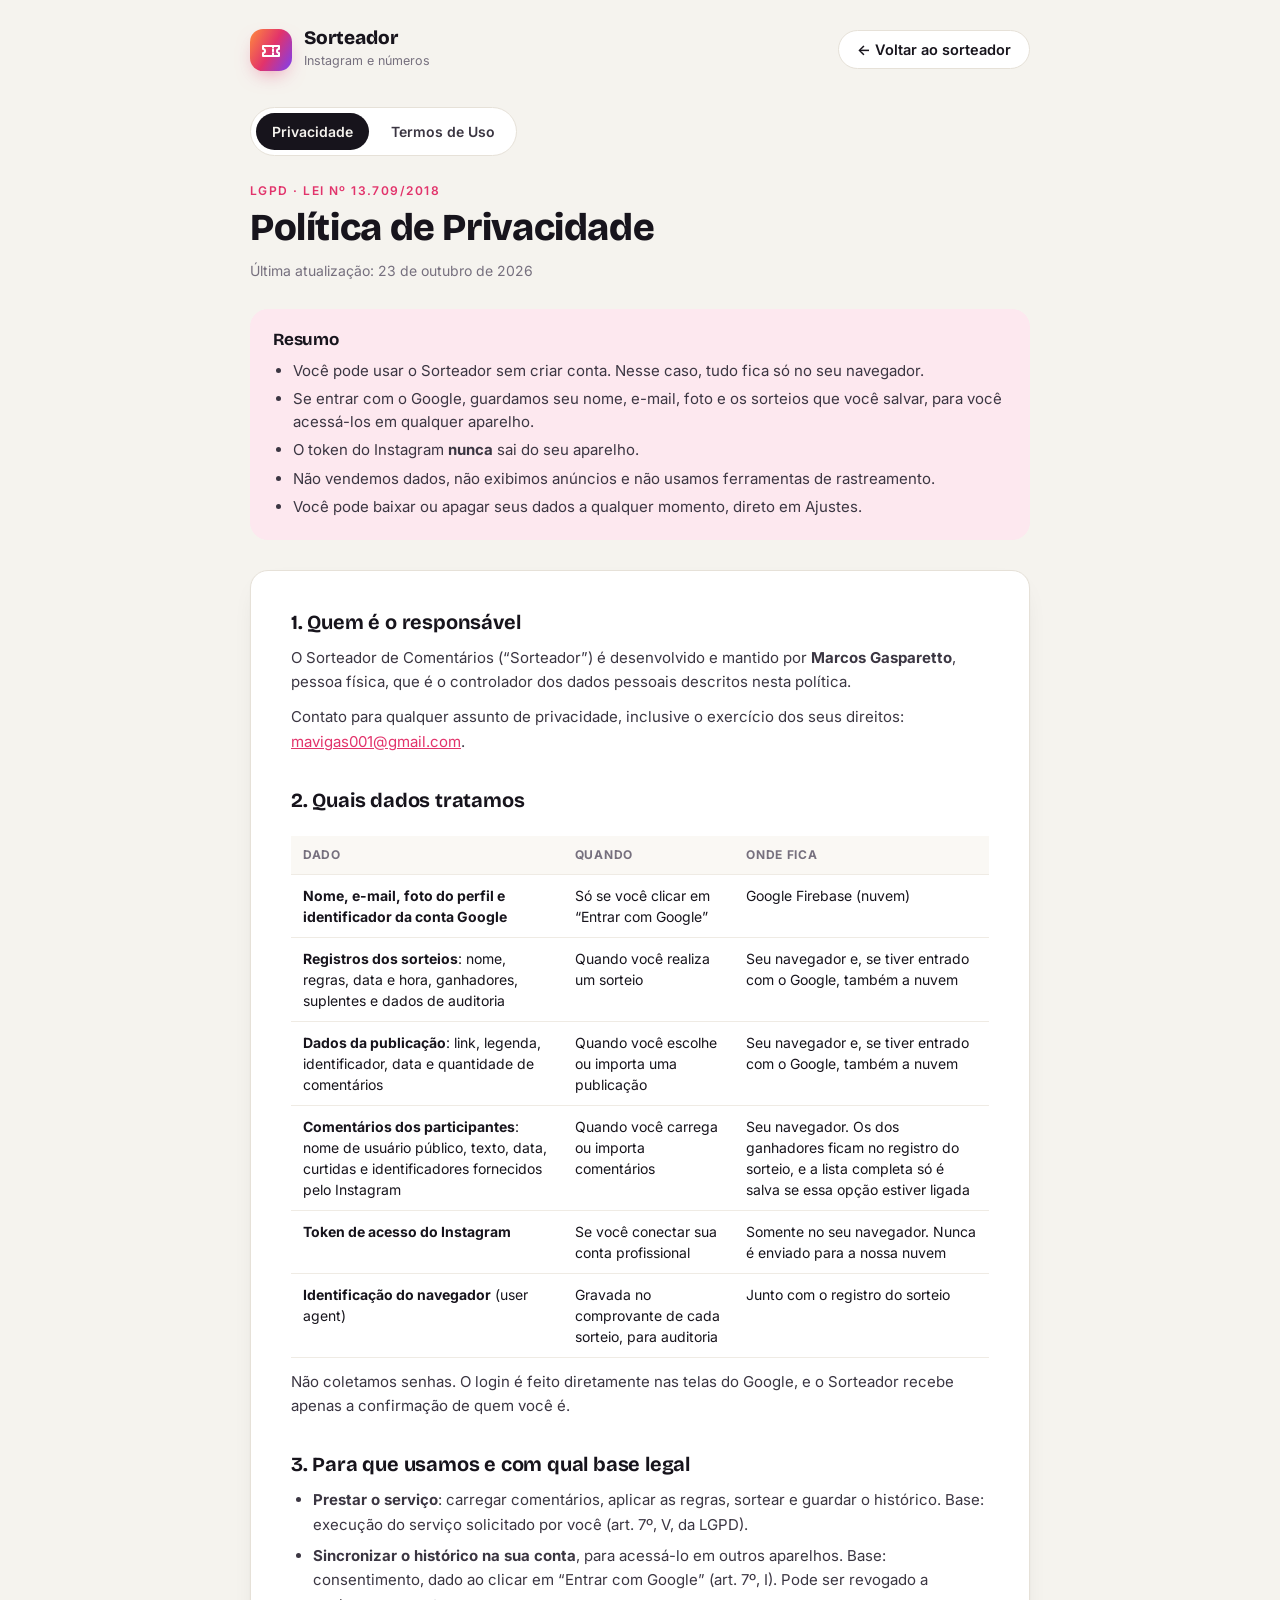
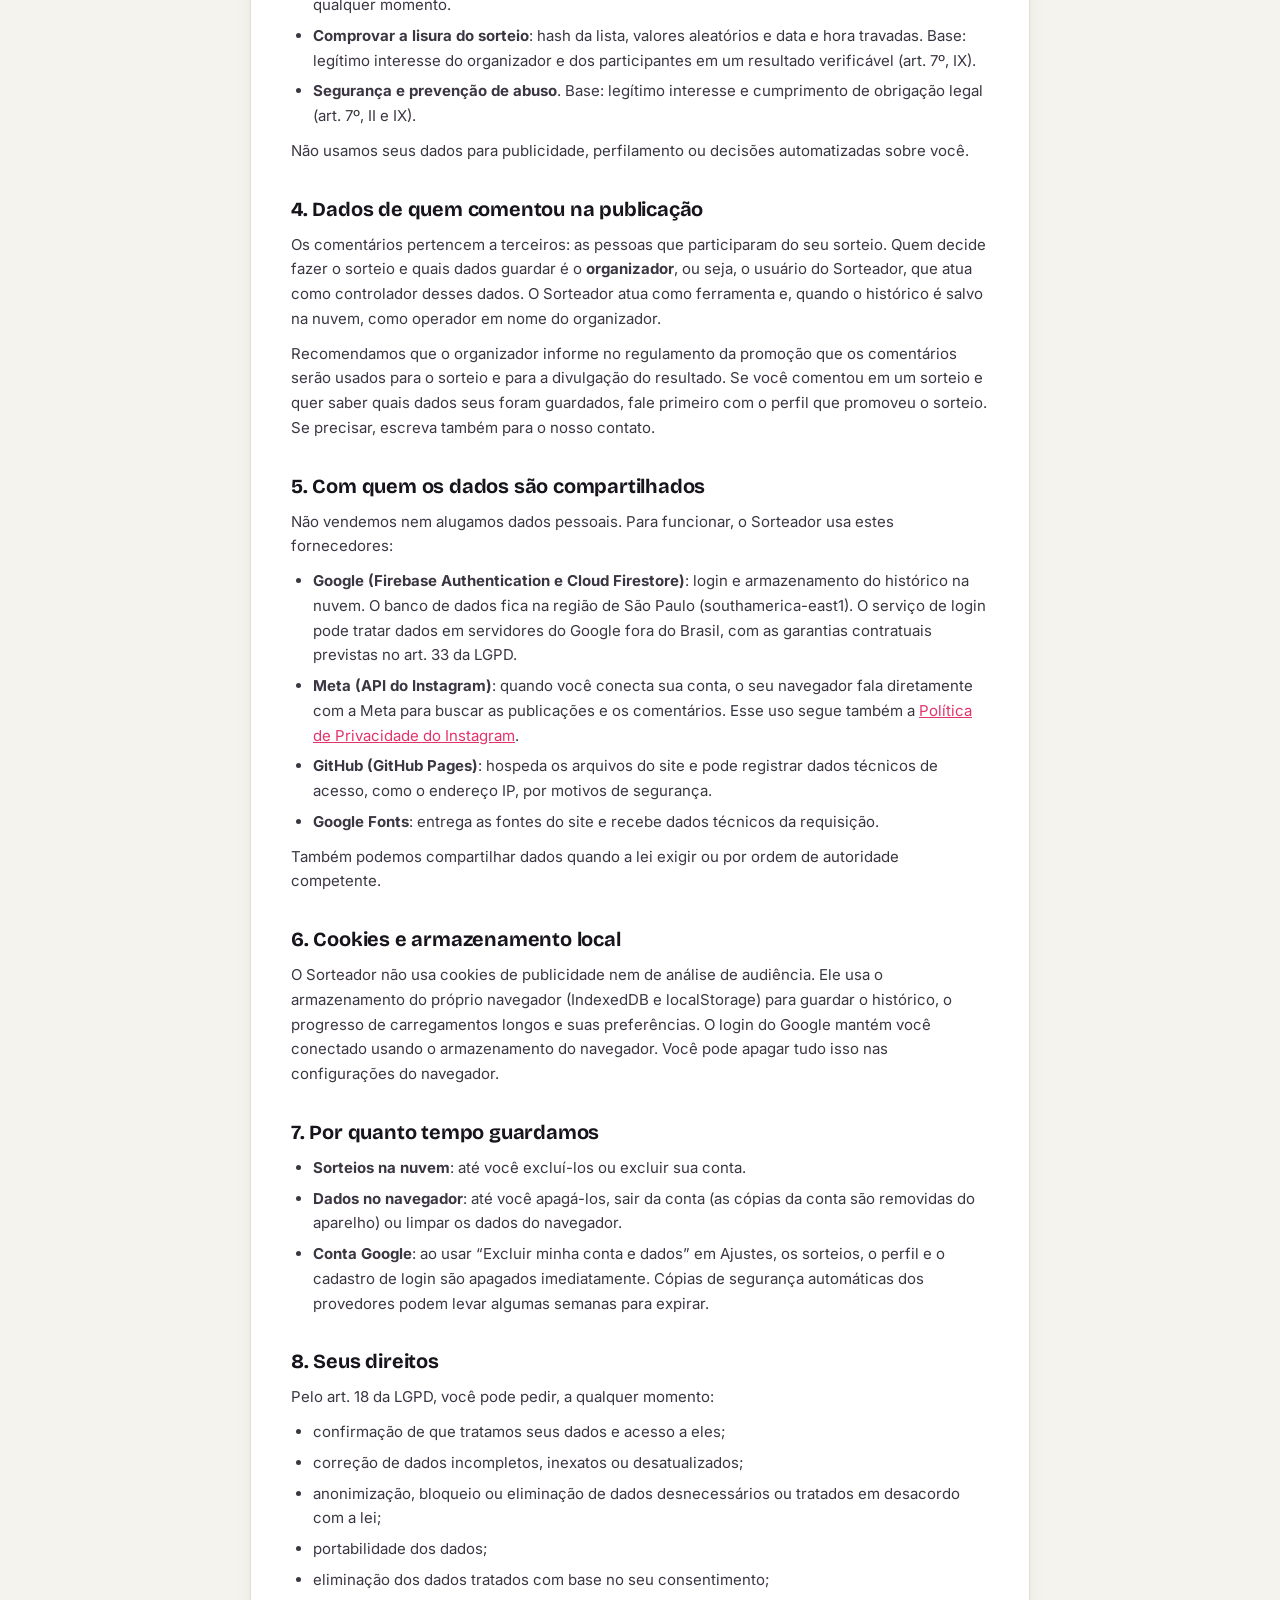
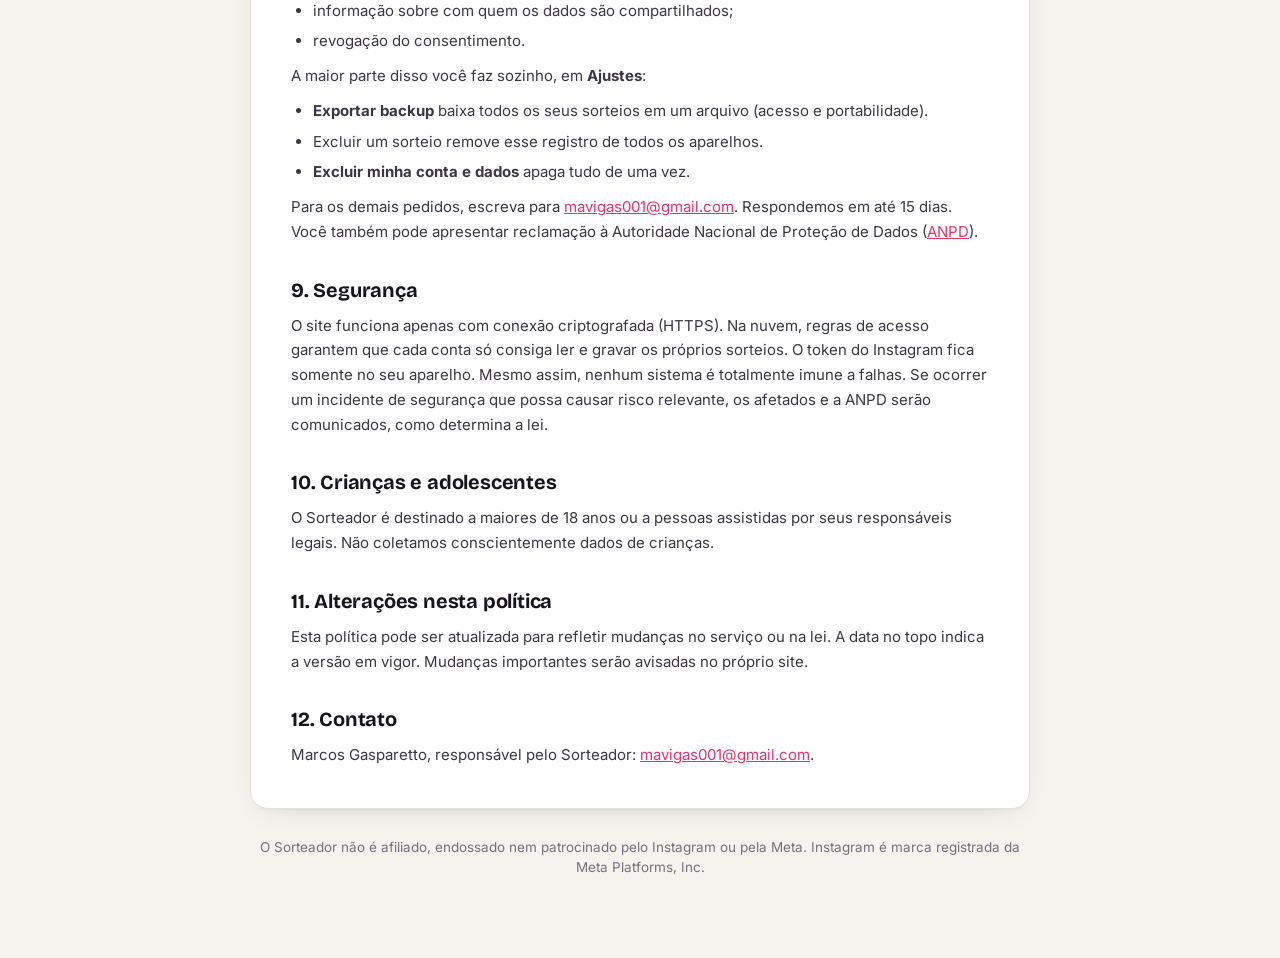
<file: privacidade.html>
<!doctype html>
<html lang="pt-BR">
<head>
  <meta charset="utf-8">
  <meta name="viewport" content="width=device-width, initial-scale=1">
  <title>Política de Privacidade · Sorteador</title>
  <meta name="description" content="Como o Sorteador de Comentários trata os seus dados, conforme a LGPD.">
  <link rel="preconnect" href="https://fonts.googleapis.com">
  <link rel="preconnect" href="https://fonts.gstatic.com" crossorigin>
  <link href="https://fonts.googleapis.com/css2?family=Bricolage+Grotesque:opsz,wght@12..96,500;12..96,700;12..96,800&family=Inter:wght@400;500;600;700&display=swap" rel="stylesheet">
  <link rel="stylesheet" href="css/styles.css">
  <link rel="stylesheet" href="css/legal.css">
  <link rel="icon" href="data:image/svg+xml,%3Csvg xmlns='http://www.w3.org/2000/svg' viewBox='0 0 32 32'%3E%3Cdefs%3E%3ClinearGradient id='g' x1='0' y1='0' x2='1' y2='1'%3E%3Cstop offset='0' stop-color='%23FF8A3D'/%3E%3Cstop offset='.5' stop-color='%23E2336B'/%3E%3Cstop offset='1' stop-color='%237B3FF2'/%3E%3C/linearGradient%3E%3C/defs%3E%3Crect width='32' height='32' rx='9' fill='url(%23g)'/%3E%3Cpath d='M9 12h14v3a2 2 0 0 0 0 4v3H9v-3a2 2 0 0 0 0-4z' fill='none' stroke='white' stroke-width='2' stroke-linejoin='round'/%3E%3C/svg%3E">
</head>
<body>
<div class="legal">
  <header class="legal-top">
    <a class="brand" href="./">
      <span class="brand-mark" aria-hidden="true"><svg viewBox="0 0 24 24"><path d="M4 8h16v3a2 2 0 0 0 0 4v3H4v-3a2 2 0 0 0 0-4z"/><path d="M14 8v10" stroke-dasharray="1.6 2"/></svg></span>
      <span class="brand-text"><strong>Sorteador</strong><small>Instagram e números</small></span>
    </a>
    <a class="btn" href="./">← Voltar ao sorteador</a>
  </header>

  <nav class="legal-tabs" aria-label="Documentos">
    <a href="privacidade.html" aria-current="page">Privacidade</a>
    <a href="termos.html">Termos de Uso</a>
  </nav>

  <div class="legal-head">
    <p class="eyebrow">LGPD · Lei nº 13.709/2018</p>
    <h1>Política de Privacidade</h1>
    <p class="updated">Última atualização: 23 de outubro de 2026</p>
  </div>

  <section class="summary">
    <h2>Resumo</h2>
    <ul>
      <li>Você pode usar o Sorteador sem criar conta. Nesse caso, tudo fica só no seu navegador.</li>
      <li>Se entrar com o Google, guardamos seu nome, e-mail, foto e os sorteios que você salvar, para você acessá-los em qualquer aparelho.</li>
      <li>O token do Instagram <strong>nunca</strong> sai do seu aparelho.</li>
      <li>Não vendemos dados, não exibimos anúncios e não usamos ferramentas de rastreamento.</li>
      <li>Você pode baixar ou apagar seus dados a qualquer momento, direto em Ajustes.</li>
    </ul>
  </section>

  <article>
    <h2 id="controlador">1. Quem é o responsável</h2>
    <p>O Sorteador de Comentários (“Sorteador”) é desenvolvido e mantido por <strong>Marcos Gasparetto</strong>, pessoa física, que é o controlador dos dados pessoais descritos nesta política.</p>
    <p>Contato para qualquer assunto de privacidade, inclusive o exercício dos seus direitos: <a href="mailto:mavigas001@gmail.com">mavigas001@gmail.com</a>.</p>

    <h2 id="dados">2. Quais dados tratamos</h2>
    <div class="table-scroll">
      <table>
        <thead><tr><th>Dado</th><th>Quando</th><th>Onde fica</th></tr></thead>
        <tbody>
          <tr><td><strong>Nome, e-mail, foto do perfil e identificador da conta Google</strong></td><td>Só se você clicar em “Entrar com Google”</td><td>Google Firebase (nuvem)</td></tr>
          <tr><td><strong>Registros dos sorteios</strong>: nome, regras, data e hora, ganhadores, suplentes e dados de auditoria</td><td>Quando você realiza um sorteio</td><td>Seu navegador e, se tiver entrado com o Google, também a nuvem</td></tr>
          <tr><td><strong>Dados da publicação</strong>: link, legenda, identificador, data e quantidade de comentários</td><td>Quando você escolhe ou importa uma publicação</td><td>Seu navegador e, se tiver entrado com o Google, também a nuvem</td></tr>
          <tr><td><strong>Comentários dos participantes</strong>: nome de usuário público, texto, data, curtidas e identificadores fornecidos pelo Instagram</td><td>Quando você carrega ou importa comentários</td><td>Seu navegador. Os dos ganhadores ficam no registro do sorteio, e a lista completa só é salva se essa opção estiver ligada</td></tr>
          <tr><td><strong>Token de acesso do Instagram</strong></td><td>Se você conectar sua conta profissional</td><td>Somente no seu navegador. Nunca é enviado para a nossa nuvem</td></tr>
          <tr><td><strong>Identificação do navegador</strong> (user agent)</td><td>Gravada no comprovante de cada sorteio, para auditoria</td><td>Junto com o registro do sorteio</td></tr>
        </tbody>
      </table>
    </div>
    <p>Não coletamos senhas. O login é feito diretamente nas telas do Google, e o Sorteador recebe apenas a confirmação de quem você é.</p>

    <h2 id="finalidades">3. Para que usamos e com qual base legal</h2>
    <ul>
      <li><strong>Prestar o serviço</strong>: carregar comentários, aplicar as regras, sortear e guardar o histórico. Base: execução do serviço solicitado por você (art. 7º, V, da LGPD).</li>
      <li><strong>Sincronizar o histórico na sua conta</strong>, para acessá-lo em outros aparelhos. Base: consentimento, dado ao clicar em “Entrar com Google” (art. 7º, I). Pode ser revogado a qualquer momento.</li>
      <li><strong>Comprovar a lisura do sorteio</strong>: hash da lista, valores aleatórios e data e hora travadas. Base: legítimo interesse do organizador e dos participantes em um resultado verificável (art. 7º, IX).</li>
      <li><strong>Segurança e prevenção de abuso</strong>. Base: legítimo interesse e cumprimento de obrigação legal (art. 7º, II e IX).</li>
    </ul>
    <p>Não usamos seus dados para publicidade, perfilamento ou decisões automatizadas sobre você.</p>

    <h2 id="participantes">4. Dados de quem comentou na publicação</h2>
    <p>Os comentários pertencem a terceiros: as pessoas que participaram do seu sorteio. Quem decide fazer o sorteio e quais dados guardar é o <strong>organizador</strong>, ou seja, o usuário do Sorteador, que atua como controlador desses dados. O Sorteador atua como ferramenta e, quando o histórico é salvo na nuvem, como operador em nome do organizador.</p>
    <p>Recomendamos que o organizador informe no regulamento da promoção que os comentários serão usados para o sorteio e para a divulgação do resultado. Se você comentou em um sorteio e quer saber quais dados seus foram guardados, fale primeiro com o perfil que promoveu o sorteio. Se precisar, escreva também para o nosso contato.</p>

    <h2 id="compartilhamento">5. Com quem os dados são compartilhados</h2>
    <p>Não vendemos nem alugamos dados pessoais. Para funcionar, o Sorteador usa estes fornecedores:</p>
    <ul>
      <li><strong>Google (Firebase Authentication e Cloud Firestore)</strong>: login e armazenamento do histórico na nuvem. O banco de dados fica na região de São Paulo (southamerica-east1). O serviço de login pode tratar dados em servidores do Google fora do Brasil, com as garantias contratuais previstas no art. 33 da LGPD.</li>
      <li><strong>Meta (API do Instagram)</strong>: quando você conecta sua conta, o seu navegador fala diretamente com a Meta para buscar as publicações e os comentários. Esse uso segue também a <a href="https://privacycenter.instagram.com/policy" target="_blank" rel="noopener">Política de Privacidade do Instagram</a>.</li>
      <li><strong>GitHub (GitHub Pages)</strong>: hospeda os arquivos do site e pode registrar dados técnicos de acesso, como o endereço IP, por motivos de segurança.</li>
      <li><strong>Google Fonts</strong>: entrega as fontes do site e recebe dados técnicos da requisição.</li>
    </ul>
    <p>Também podemos compartilhar dados quando a lei exigir ou por ordem de autoridade competente.</p>

    <h2 id="cookies">6. Cookies e armazenamento local</h2>
    <p>O Sorteador não usa cookies de publicidade nem de análise de audiência. Ele usa o armazenamento do próprio navegador (IndexedDB e localStorage) para guardar o histórico, o progresso de carregamentos longos e suas preferências. O login do Google mantém você conectado usando o armazenamento do navegador. Você pode apagar tudo isso nas configurações do navegador.</p>

    <h2 id="retencao">7. Por quanto tempo guardamos</h2>
    <ul>
      <li><strong>Sorteios na nuvem</strong>: até você excluí-los ou excluir sua conta.</li>
      <li><strong>Dados no navegador</strong>: até você apagá-los, sair da conta (as cópias da conta são removidas do aparelho) ou limpar os dados do navegador.</li>
      <li><strong>Conta Google</strong>: ao usar “Excluir minha conta e dados” em Ajustes, os sorteios, o perfil e o cadastro de login são apagados imediatamente. Cópias de segurança automáticas dos provedores podem levar algumas semanas para expirar.</li>
    </ul>

    <h2 id="direitos">8. Seus direitos</h2>
    <p>Pelo art. 18 da LGPD, você pode pedir, a qualquer momento:</p>
    <ul>
      <li>confirmação de que tratamos seus dados e acesso a eles;</li>
      <li>correção de dados incompletos, inexatos ou desatualizados;</li>
      <li>anonimização, bloqueio ou eliminação de dados desnecessários ou tratados em desacordo com a lei;</li>
      <li>portabilidade dos dados;</li>
      <li>eliminação dos dados tratados com base no seu consentimento;</li>
      <li>informação sobre com quem os dados são compartilhados;</li>
      <li>revogação do consentimento.</li>
    </ul>
    <p>A maior parte disso você faz sozinho, em <strong>Ajustes</strong>:</p>
    <ul>
      <li><strong>Exportar backup</strong> baixa todos os seus sorteios em um arquivo (acesso e portabilidade).</li>
      <li>Excluir um sorteio remove esse registro de todos os aparelhos.</li>
      <li><strong>Excluir minha conta e dados</strong> apaga tudo de uma vez.</li>
    </ul>
    <p>Para os demais pedidos, escreva para <a href="mailto:mavigas001@gmail.com">mavigas001@gmail.com</a>. Respondemos em até 15 dias. Você também pode apresentar reclamação à Autoridade Nacional de Proteção de Dados (<a href="https://www.gov.br/anpd" target="_blank" rel="noopener">ANPD</a>).</p>

    <h2 id="seguranca">9. Segurança</h2>
    <p>O site funciona apenas com conexão criptografada (HTTPS). Na nuvem, regras de acesso garantem que cada conta só consiga ler e gravar os próprios sorteios. O token do Instagram fica somente no seu aparelho. Mesmo assim, nenhum sistema é totalmente imune a falhas. Se ocorrer um incidente de segurança que possa causar risco relevante, os afetados e a ANPD serão comunicados, como determina a lei.</p>

    <h2 id="menores">10. Crianças e adolescentes</h2>
    <p>O Sorteador é destinado a maiores de 18 anos ou a pessoas assistidas por seus responsáveis legais. Não coletamos conscientemente dados de crianças.</p>

    <h2 id="alteracoes">11. Alterações nesta política</h2>
    <p>Esta política pode ser atualizada para refletir mudanças no serviço ou na lei. A data no topo indica a versão em vigor. Mudanças importantes serão avisadas no próprio site.</p>

    <h2 id="contato">12. Contato</h2>
    <p>Marcos Gasparetto, responsável pelo Sorteador: <a href="mailto:mavigas001@gmail.com">mavigas001@gmail.com</a>.</p>
  </article>

  <p class="legal-foot">O Sorteador não é afiliado, endossado nem patrocinado pelo Instagram ou pela Meta. Instagram é marca registrada da Meta Platforms, Inc.</p>
</div>
</body>
</html>
</file>
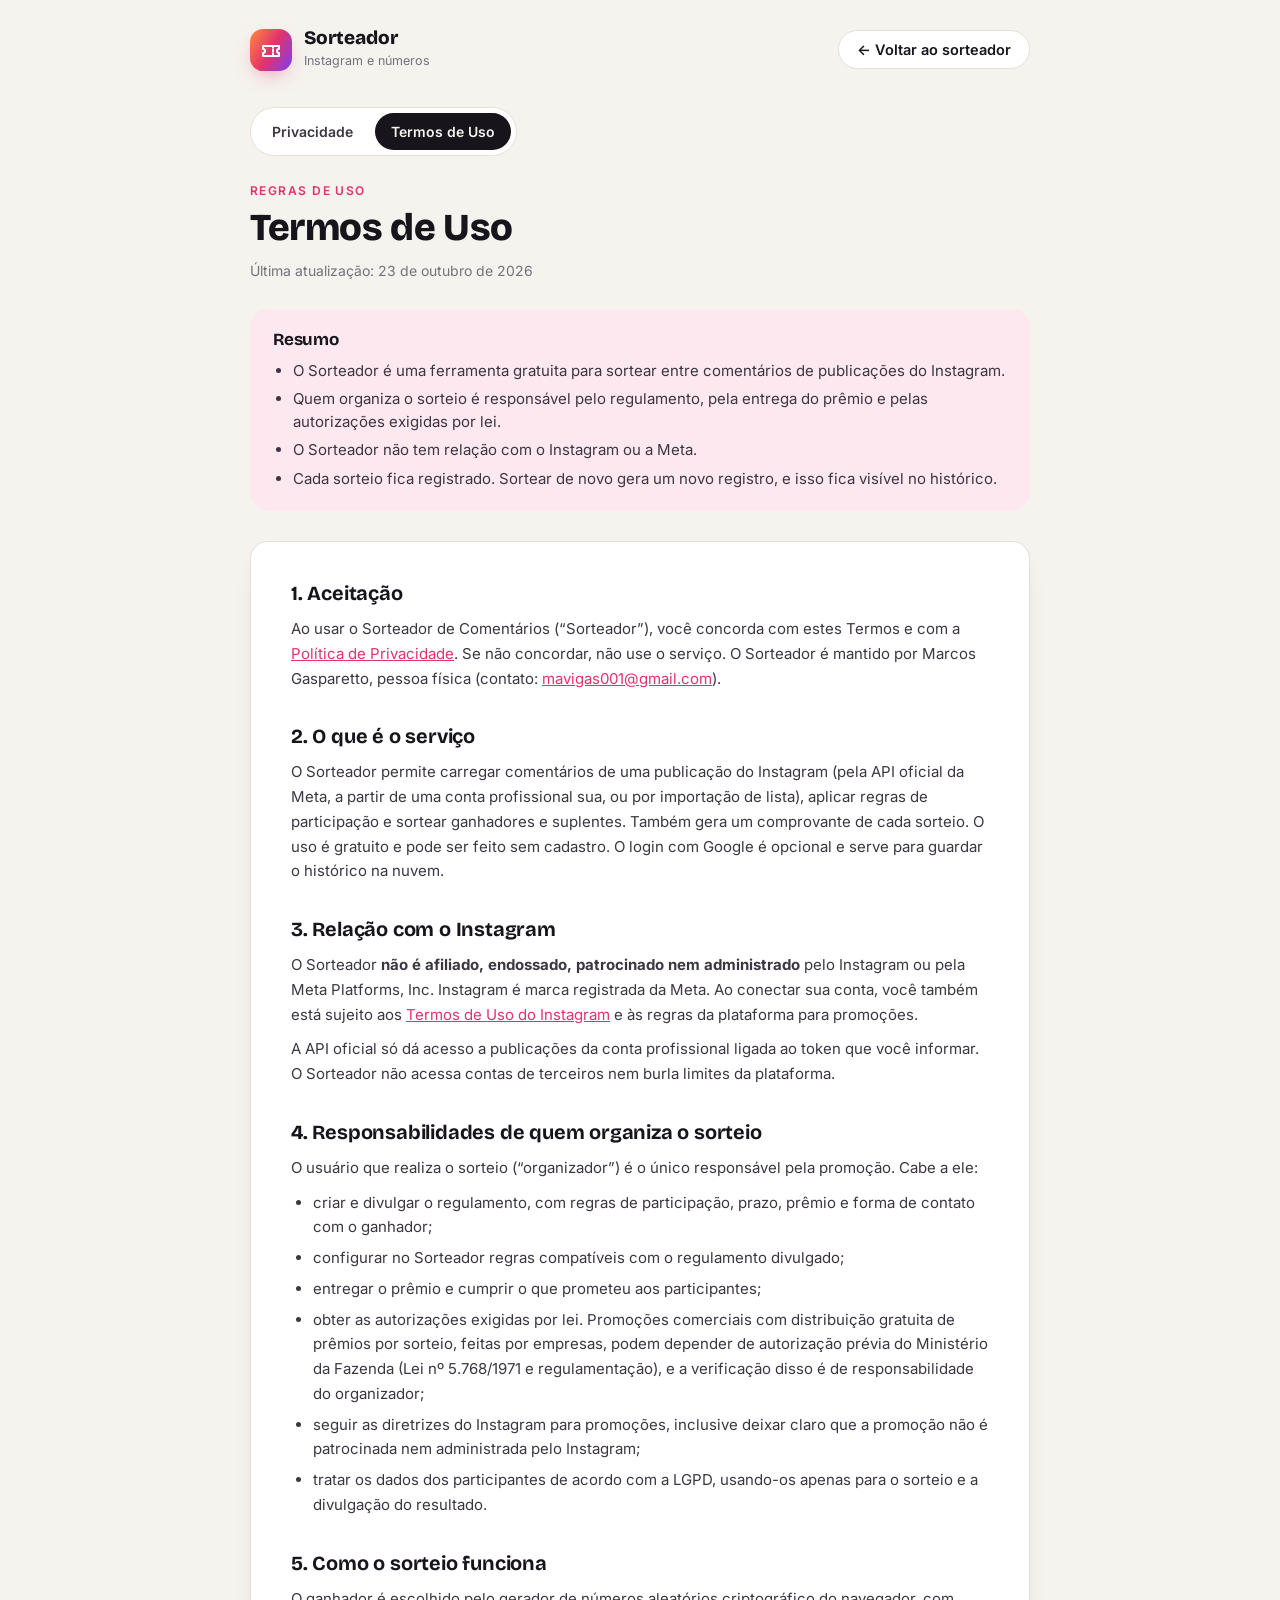
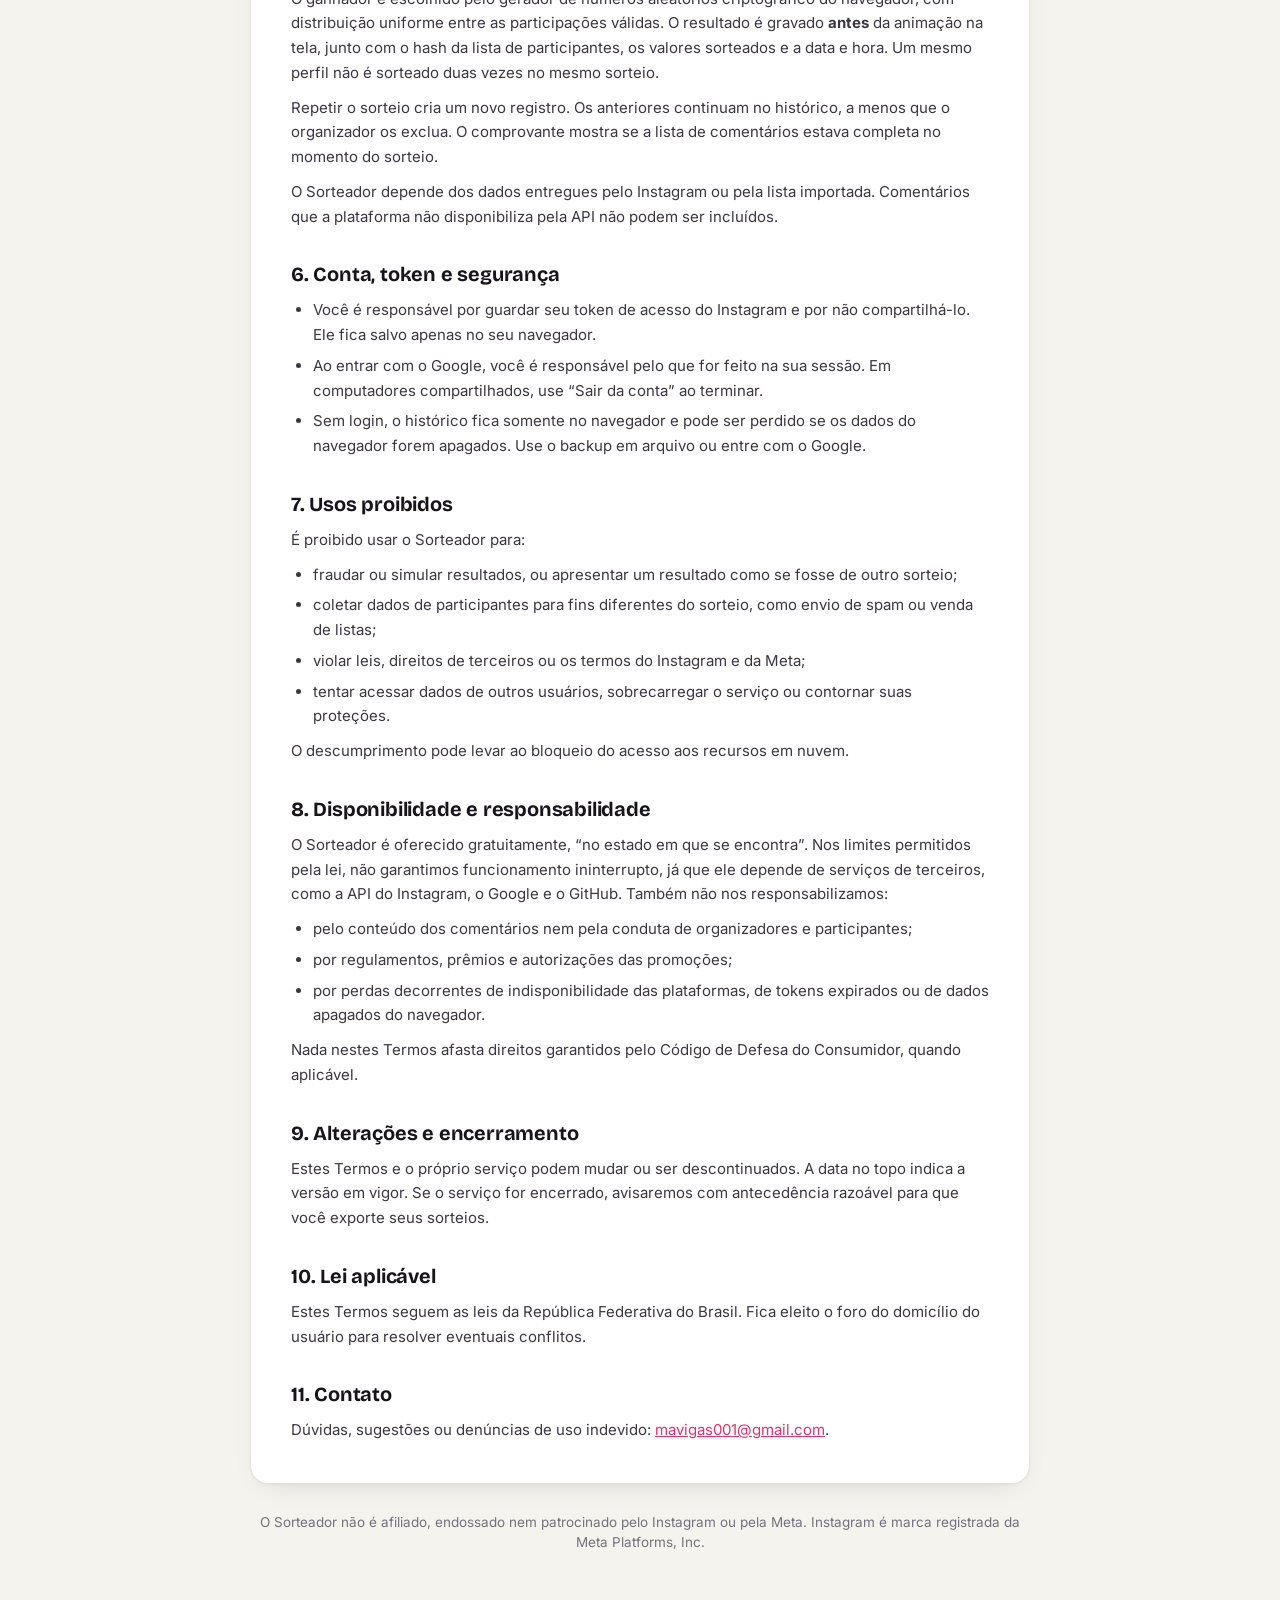
<file: termos.html>
<!doctype html>
<html lang="pt-BR">
<head>
  <meta charset="utf-8">
  <meta name="viewport" content="width=device-width, initial-scale=1">
  <title>Termos de Uso · Sorteador</title>
  <meta name="description" content="Regras de uso do Sorteador de Comentários.">
  <link rel="preconnect" href="https://fonts.googleapis.com">
  <link rel="preconnect" href="https://fonts.gstatic.com" crossorigin>
  <link href="https://fonts.googleapis.com/css2?family=Bricolage+Grotesque:opsz,wght@12..96,500;12..96,700;12..96,800&family=Inter:wght@400;500;600;700&display=swap" rel="stylesheet">
  <link rel="stylesheet" href="css/styles.css">
  <link rel="stylesheet" href="css/legal.css">
  <link rel="icon" href="data:image/svg+xml,%3Csvg xmlns='http://www.w3.org/2000/svg' viewBox='0 0 32 32'%3E%3Cdefs%3E%3ClinearGradient id='g' x1='0' y1='0' x2='1' y2='1'%3E%3Cstop offset='0' stop-color='%23FF8A3D'/%3E%3Cstop offset='.5' stop-color='%23E2336B'/%3E%3Cstop offset='1' stop-color='%237B3FF2'/%3E%3C/linearGradient%3E%3C/defs%3E%3Crect width='32' height='32' rx='9' fill='url(%23g)'/%3E%3Cpath d='M9 12h14v3a2 2 0 0 0 0 4v3H9v-3a2 2 0 0 0 0-4z' fill='none' stroke='white' stroke-width='2' stroke-linejoin='round'/%3E%3C/svg%3E">
</head>
<body>
<div class="legal">
  <header class="legal-top">
    <a class="brand" href="./">
      <span class="brand-mark" aria-hidden="true"><svg viewBox="0 0 24 24"><path d="M4 8h16v3a2 2 0 0 0 0 4v3H4v-3a2 2 0 0 0 0-4z"/><path d="M14 8v10" stroke-dasharray="1.6 2"/></svg></span>
      <span class="brand-text"><strong>Sorteador</strong><small>Instagram e números</small></span>
    </a>
    <a class="btn" href="./">← Voltar ao sorteador</a>
  </header>

  <nav class="legal-tabs" aria-label="Documentos">
    <a href="privacidade.html">Privacidade</a>
    <a href="termos.html" aria-current="page">Termos de Uso</a>
  </nav>

  <div class="legal-head">
    <p class="eyebrow">Regras de uso</p>
    <h1>Termos de Uso</h1>
    <p class="updated">Última atualização: 23 de outubro de 2026</p>
  </div>

  <section class="summary">
    <h2>Resumo</h2>
    <ul>
      <li>O Sorteador é uma ferramenta gratuita para sortear entre comentários de publicações do Instagram.</li>
      <li>Quem organiza o sorteio é responsável pelo regulamento, pela entrega do prêmio e pelas autorizações exigidas por lei.</li>
      <li>O Sorteador não tem relação com o Instagram ou a Meta.</li>
      <li>Cada sorteio fica registrado. Sortear de novo gera um novo registro, e isso fica visível no histórico.</li>
    </ul>
  </section>

  <article>
    <h2 id="aceite">1. Aceitação</h2>
    <p>Ao usar o Sorteador de Comentários (“Sorteador”), você concorda com estes Termos e com a <a href="privacidade.html">Política de Privacidade</a>. Se não concordar, não use o serviço. O Sorteador é mantido por Marcos Gasparetto, pessoa física (contato: <a href="mailto:mavigas001@gmail.com">mavigas001@gmail.com</a>).</p>

    <h2 id="servico">2. O que é o serviço</h2>
    <p>O Sorteador permite carregar comentários de uma publicação do Instagram (pela API oficial da Meta, a partir de uma conta profissional sua, ou por importação de lista), aplicar regras de participação e sortear ganhadores e suplentes. Também gera um comprovante de cada sorteio. O uso é gratuito e pode ser feito sem cadastro. O login com Google é opcional e serve para guardar o histórico na nuvem.</p>

    <h2 id="meta">3. Relação com o Instagram</h2>
    <p>O Sorteador <strong>não é afiliado, endossado, patrocinado nem administrado</strong> pelo Instagram ou pela Meta Platforms, Inc. Instagram é marca registrada da Meta. Ao conectar sua conta, você também está sujeito aos <a href="https://help.instagram.com/581066165581870" target="_blank" rel="noopener">Termos de Uso do Instagram</a> e às regras da plataforma para promoções.</p>
    <p>A API oficial só dá acesso a publicações da conta profissional ligada ao token que você informar. O Sorteador não acessa contas de terceiros nem burla limites da plataforma.</p>

    <h2 id="organizador">4. Responsabilidades de quem organiza o sorteio</h2>
    <p>O usuário que realiza o sorteio (“organizador”) é o único responsável pela promoção. Cabe a ele:</p>
    <ul>
      <li>criar e divulgar o regulamento, com regras de participação, prazo, prêmio e forma de contato com o ganhador;</li>
      <li>configurar no Sorteador regras compatíveis com o regulamento divulgado;</li>
      <li>entregar o prêmio e cumprir o que prometeu aos participantes;</li>
      <li>obter as autorizações exigidas por lei. Promoções comerciais com distribuição gratuita de prêmios por sorteio, feitas por empresas, podem depender de autorização prévia do Ministério da Fazenda (Lei nº 5.768/1971 e regulamentação), e a verificação disso é de responsabilidade do organizador;</li>
      <li>seguir as diretrizes do Instagram para promoções, inclusive deixar claro que a promoção não é patrocinada nem administrada pelo Instagram;</li>
      <li>tratar os dados dos participantes de acordo com a LGPD, usando-os apenas para o sorteio e a divulgação do resultado.</li>
    </ul>

    <h2 id="resultado">5. Como o sorteio funciona</h2>
    <p>O ganhador é escolhido pelo gerador de números aleatórios criptográfico do navegador, com distribuição uniforme entre as participações válidas. O resultado é gravado <strong>antes</strong> da animação na tela, junto com o hash da lista de participantes, os valores sorteados e a data e hora. Um mesmo perfil não é sorteado duas vezes no mesmo sorteio.</p>
    <p>Repetir o sorteio cria um novo registro. Os anteriores continuam no histórico, a menos que o organizador os exclua. O comprovante mostra se a lista de comentários estava completa no momento do sorteio.</p>
    <p>O Sorteador depende dos dados entregues pelo Instagram ou pela lista importada. Comentários que a plataforma não disponibiliza pela API não podem ser incluídos.</p>

    <h2 id="conta">6. Conta, token e segurança</h2>
    <ul>
      <li>Você é responsável por guardar seu token de acesso do Instagram e por não compartilhá-lo. Ele fica salvo apenas no seu navegador.</li>
      <li>Ao entrar com o Google, você é responsável pelo que for feito na sua sessão. Em computadores compartilhados, use “Sair da conta” ao terminar.</li>
      <li>Sem login, o histórico fica somente no navegador e pode ser perdido se os dados do navegador forem apagados. Use o backup em arquivo ou entre com o Google.</li>
    </ul>

    <h2 id="proibido">7. Usos proibidos</h2>
    <p>É proibido usar o Sorteador para:</p>
    <ul>
      <li>fraudar ou simular resultados, ou apresentar um resultado como se fosse de outro sorteio;</li>
      <li>coletar dados de participantes para fins diferentes do sorteio, como envio de spam ou venda de listas;</li>
      <li>violar leis, direitos de terceiros ou os termos do Instagram e da Meta;</li>
      <li>tentar acessar dados de outros usuários, sobrecarregar o serviço ou contornar suas proteções.</li>
    </ul>
    <p>O descumprimento pode levar ao bloqueio do acesso aos recursos em nuvem.</p>

    <h2 id="disponibilidade">8. Disponibilidade e responsabilidade</h2>
    <p>O Sorteador é oferecido gratuitamente, “no estado em que se encontra”. Nos limites permitidos pela lei, não garantimos funcionamento ininterrupto, já que ele depende de serviços de terceiros, como a API do Instagram, o Google e o GitHub. Também não nos responsabilizamos:</p>
    <ul>
      <li>pelo conteúdo dos comentários nem pela conduta de organizadores e participantes;</li>
      <li>por regulamentos, prêmios e autorizações das promoções;</li>
      <li>por perdas decorrentes de indisponibilidade das plataformas, de tokens expirados ou de dados apagados do navegador.</li>
    </ul>
    <p>Nada nestes Termos afasta direitos garantidos pelo Código de Defesa do Consumidor, quando aplicável.</p>

    <h2 id="alteracoes">9. Alterações e encerramento</h2>
    <p>Estes Termos e o próprio serviço podem mudar ou ser descontinuados. A data no topo indica a versão em vigor. Se o serviço for encerrado, avisaremos com antecedência razoável para que você exporte seus sorteios.</p>

    <h2 id="lei">10. Lei aplicável</h2>
    <p>Estes Termos seguem as leis da República Federativa do Brasil. Fica eleito o foro do domicílio do usuário para resolver eventuais conflitos.</p>

    <h2 id="contato">11. Contato</h2>
    <p>Dúvidas, sugestões ou denúncias de uso indevido: <a href="mailto:mavigas001@gmail.com">mavigas001@gmail.com</a>.</p>
  </article>

  <p class="legal-foot">O Sorteador não é afiliado, endossado nem patrocinado pelo Instagram ou pela Meta. Instagram é marca registrada da Meta Platforms, Inc.</p>
</div>
</body>
</html>
</file>
<file: css/styles.css>
/* =========================================================
   Sorteador de Comentários — estilos
   ========================================================= */

:root {
  --bg: #F5F3EE;
  --surface: #FFFFFF;
  --surface-2: #FAF8F4;
  --ink: #17141C;
  --ink-2: #3B3642;
  --muted: #76707E;
  --line: #E6E1D8;
  --line-2: #EFEBE4;

  --accent: #E2336B;
  --accent-ink: #FFFFFF;
  --accent-soft: #FDE8EF;
  --grad: linear-gradient(120deg, #FF8A3D 0%, #E2336B 50%, #7B3FF2 100%);

  --ok: #168A5B;   --ok-soft: #E3F4EC;
  --warn: #A86300; --warn-soft: #FFF2DB;
  --err: #C62D3A;  --err-soft: #FCE6E8;

  --stage: #15121A;
  --stage-ink: #FFFFFF;

  --radius: 18px;
  --radius-sm: 11px;
  --shadow: 0 1px 2px rgba(23,20,28,.04), 0 10px 30px -16px rgba(23,20,28,.18);
  --font: 'Inter', system-ui, -apple-system, 'Segoe UI', sans-serif;
  --display: 'Bricolage Grotesque', 'Inter', system-ui, sans-serif;
  color-scheme: light;
}

@media (prefers-color-scheme: dark) {
  :root {
    --bg: #111014;
    --surface: #1A181F;
    --surface-2: #211E27;
    --ink: #F3F0F6;
    --ink-2: #D6D1DC;
    --muted: #9C95A6;
    --line: #2E2A35;
    --line-2: #26222C;
    --accent: #FF4D84;
    --accent-soft: #3A1A27;
    --ok: #3FCB8E;   --ok-soft: #12291F;
    --warn: #F2B14C; --warn-soft: #2D2210;
    --err: #FF6B76;  --err-soft: #331519;
    --stage: #0B0A0E;
    --shadow: 0 1px 2px rgba(0,0,0,.3), 0 10px 30px -16px rgba(0,0,0,.6);
    color-scheme: dark;
  }
}

* { box-sizing: border-box; }
html, body { margin: 0; }
body {
  background: var(--bg);
  color: var(--ink);
  font: 15px/1.5 var(--font);
  -webkit-font-smoothing: antialiased;
}
h1, h2, h3, h4 { font-family: var(--display); letter-spacing: -.01em; margin: 0; line-height: 1.15; }
h1 { font-size: clamp(26px, 3.2vw, 38px); font-weight: 800; }
h1 em { font-style: normal; background: var(--grad); -webkit-background-clip: text; background-clip: text; color: transparent; }
h3 { font-size: 18px; font-weight: 700; }
h4 { font-size: 15px; font-weight: 700; margin-bottom: 8px; }
p { margin: 0; }
a { color: var(--accent); }
code { font: 12.5px/1 ui-monospace, 'Cascadia Code', Consolas, monospace; background: var(--line-2); padding: 2px 5px; border-radius: 5px; }
hr { border: 0; border-top: 1px solid var(--line); margin: 18px 0; }
svg { width: 20px; height: 20px; fill: none; stroke: currentColor; stroke-width: 1.8; stroke-linecap: round; stroke-linejoin: round; flex: none; }
[hidden] { display: none !important; }

.muted { color: var(--muted); }
.small { font-size: 13px; }
.center { text-align: center; }
.eyebrow { font-size: 12px; font-weight: 600; letter-spacing: .12em; text-transform: uppercase; color: var(--accent); margin-bottom: 6px; }

/* ---------- Estrutura ---------- */
.app { display: grid; grid-template-columns: 260px 1fr; min-height: 100vh; }

.sidebar {
  position: sticky; top: 0; height: 100vh;
  display: flex; flex-direction: column; gap: 28px;
  padding: 24px 16px;
  border-right: 1px solid var(--line);
  background: var(--surface);
}
.brand { display: flex; align-items: center; gap: 12px; padding: 0 8px; }
.brand-mark {
  width: 42px; height: 42px; border-radius: 13px;
  display: grid; place-items: center;
  background: var(--grad); color: #fff;
  box-shadow: 0 8px 20px -8px rgba(226,51,107,.6);
}
.brand-mark svg { width: 24px; height: 24px; stroke-width: 2; }
.brand-text strong { display: block; font-family: var(--display); font-size: 19px; font-weight: 800; line-height: 1.1; }
.brand-text small { color: var(--muted); font-size: 12.5px; }

.nav { display: flex; flex-direction: column; gap: 4px; }
.nav-label { font-size: 11px; font-weight: 600; letter-spacing: .12em; text-transform: uppercase; color: var(--muted); padding: 10px 12px 4px; }
.nav-label:first-child { padding-top: 0; }
.nav-item {
  display: flex; align-items: center; gap: 12px;
  width: 100%; padding: 11px 12px;
  border: 0; border-radius: 12px; background: transparent;
  color: var(--ink-2); font: 500 15px var(--font); cursor: pointer; text-align: left;
}
.nav-item:hover { background: var(--surface-2); color: var(--ink); }
.nav-item.is-active { background: var(--ink); color: var(--bg); }
.nav-item .badge {
  margin-left: auto; min-width: 24px; padding: 1px 8px; border-radius: 99px;
  background: var(--line-2); color: var(--ink-2); font-size: 12px; font-weight: 600; text-align: center;
}
.nav-item.is-active .badge { background: rgba(255,255,255,.18); color: inherit; }

.sidebar-foot { margin-top: auto; display: flex; flex-direction: column; gap: 10px; }
.user-box { display: flex; flex-direction: column; gap: 8px; }
.user-hint { font-size: 12.5px; color: var(--muted); padding: 0 4px; line-height: 1.4; }
.btn.google { background: var(--surface); border-color: var(--line); color: var(--ink); gap: 10px; }
.btn.google:hover { border-color: var(--ink-2); }
.g-logo { width: 18px; height: 18px; stroke: none; }
.user-card { display: flex; align-items: center; gap: 10px; padding: 10px; border-radius: 14px; background: var(--surface-2); border: 1px solid var(--line-2); }
.user-card .who { min-width: 0; flex: 1; }
.user-card .who strong { display: block; font-size: 14px; white-space: nowrap; overflow: hidden; text-overflow: ellipsis; }
.user-card .who small { display: block; font-size: 12px; color: var(--muted); white-space: nowrap; overflow: hidden; text-overflow: ellipsis; }
.card .user-card { margin-bottom: 4px; }
.icon-btn { width: 34px; height: 34px; flex: none; display: grid; place-items: center; border: 0; border-radius: 10px; background: transparent; color: var(--muted); cursor: pointer; }
.icon-btn:hover { background: var(--surface); color: var(--err); }
.icon-btn svg { width: 18px; height: 18px; }
.sync-line { display: flex; align-items: center; gap: 8px; padding: 2px 6px; border: 0; background: none; font: 12.5px var(--font); color: var(--muted); cursor: pointer; text-align: left; }
.sync-line:hover { color: var(--ink); }
.sync-line .dot { width: 8px; height: 8px; border-radius: 50%; background: var(--line); flex: none; }
.sync-line.is-ok .dot { background: var(--ok); }
.sync-line.is-syncing .dot { background: var(--warn); animation: blink 1s ease-in-out infinite; }
.sync-line.is-error { color: var(--err); }
.sync-line.is-error .dot { background: var(--err); }
@keyframes blink { 50% { opacity: .3; } }
.user-hint a, .legal-links a { color: var(--muted); }
.user-hint a:hover, .legal-links a:hover { color: var(--accent); }
.legal-links { font-size: 12px; color: var(--muted); text-align: center; }
.conn { display: flex; align-items: center; gap: 10px; padding: 10px 12px; border-radius: 12px; background: var(--surface-2); font-size: 12.5px; color: var(--muted); }
.conn .dot { width: 9px; height: 9px; border-radius: 50%; background: var(--line); flex: none; }
.conn.is-on .dot { background: var(--ok); box-shadow: 0 0 0 4px var(--ok-soft); }
.conn.is-on { color: var(--ink-2); }

.main { min-width: 0; padding: 36px clamp(16px, 4vw, 56px) 80px; max-width: 1240px; width: 100%; }
.view { display: none; }
.view.is-active { display: block; animation: fadeUp .35s ease both; }
.view-head { display: flex; align-items: flex-end; justify-content: space-between; gap: 20px; margin-bottom: 26px; flex-wrap: wrap; }

@keyframes fadeUp { from { opacity: 0; transform: translateY(6px); } to { opacity: 1; transform: none; } }

/* ---------- Componentes ---------- */
.card {
  background: var(--surface);
  border: 1px solid var(--line);
  border-radius: var(--radius);
  padding: 22px;
  box-shadow: var(--shadow);
}
.card + .card, .card + .step-nav, .step-nav + .card { margin-top: 16px; }
.card-head { display: flex; justify-content: space-between; align-items: flex-start; gap: 16px; margin-bottom: 16px; flex-wrap: wrap; }
.card-head .muted { margin-top: 4px; font-size: 14px; }

.row { display: flex; gap: 10px; align-items: center; }
.row.wrap { flex-wrap: wrap; }
.row.end { justify-content: flex-end; }
.grow { flex: 1; min-width: 0; }
.grid2 { display: grid; grid-template-columns: 1fr 1fr; gap: 14px; }
.grid3 { display: grid; grid-template-columns: repeat(3, 1fr); gap: 14px; }
.actions-end { display: flex; justify-content: flex-end; margin-top: 18px; }

.field { display: flex; flex-direction: column; gap: 6px; margin: 0 0 16px; border: 0; padding: 0; min-width: 0; }
.field > label, .field > legend { font-size: 13.5px; font-weight: 600; color: var(--ink-2); padding: 0; }
.opt { font-weight: 400; color: var(--muted); }

.input {
  width: 100%;
  font: 15px var(--font); color: var(--ink);
  background: var(--surface-2);
  border: 1px solid var(--line); border-radius: var(--radius-sm);
  padding: 10px 13px; outline: none;
  transition: border-color .15s, box-shadow .15s, background .15s;
}
.row > .input:not(.grow) { width: auto; }
textarea.input { resize: vertical; line-height: 1.45; }
select.input { width: auto; cursor: pointer; }
.input:focus { border-color: var(--accent); background: var(--surface); box-shadow: 0 0 0 4px var(--accent-soft); }
input[type=search].input { min-width: 240px; }

.btn {
  display: inline-flex; align-items: center; justify-content: center; gap: 8px;
  padding: 10px 18px; border-radius: 99px;
  border: 1px solid var(--line); background: var(--surface); color: var(--ink);
  font: 600 14.5px var(--font); cursor: pointer; white-space: nowrap;
  transition: transform .12s, background .15s, border-color .15s, opacity .15s;
  text-decoration: none;
}
.btn:hover { border-color: var(--ink-2); }
.btn:active { transform: scale(.98); }
.btn:disabled { opacity: .45; cursor: not-allowed; transform: none; }
.btn.primary { background: var(--ink); border-color: var(--ink); color: var(--bg); }
.btn.primary:hover { background: var(--ink-2); }
.btn.ghost { background: transparent; border-color: transparent; color: var(--ink-2); }
.btn.ghost:hover { background: var(--surface-2); border-color: var(--line); }
.btn.link { background: none; border: 0; padding: 4px 0; color: var(--accent); }
.btn.danger { color: var(--err); }
.btn.danger:hover { border-color: var(--err); background: var(--err-soft); }
.btn.block { width: 100%; }
.btn.xl { padding: 16px 40px; font-size: 17px; }
.btn.is-busy { pointer-events: none; opacity: .7; }
.btn.is-busy::before { content: ''; width: 14px; height: 14px; border-radius: 50%; border: 2px solid currentColor; border-right-color: transparent; animation: spin .7s linear infinite; }
@keyframes spin { to { transform: rotate(360deg); } }
.file-btn { position: relative; overflow: hidden; }
.file-btn input { position: absolute; inset: 0; opacity: 0; cursor: pointer; }

.switch { display: inline-flex; align-items: center; gap: 10px; cursor: pointer; font-size: 14px; color: var(--ink-2); user-select: none; }
.switch input { position: absolute; opacity: 0; pointer-events: none; }
.switch .track { width: 38px; height: 22px; border-radius: 99px; background: var(--line); position: relative; transition: background .2s; flex: none; }
.switch .track::after { content: ''; position: absolute; top: 3px; left: 3px; width: 16px; height: 16px; border-radius: 50%; background: #fff; transition: transform .2s; box-shadow: 0 1px 3px rgba(0,0,0,.25); }
.switch input:checked + .track { background: var(--accent); }
.switch input:checked + .track::after { transform: translateX(16px); }
.switch input:focus-visible + .track { outline: 2px solid var(--accent); outline-offset: 2px; }
.switch.on-dark { color: rgba(255,255,255,.75); }
.switch.on-dark .track { background: rgba(255,255,255,.18); }

.pill { display: inline-flex; align-items: center; gap: 6px; padding: 5px 12px; border-radius: 99px; font-size: 12.5px; font-weight: 600; background: var(--line-2); color: var(--ink-2); }
.pill.ok { background: var(--ok-soft); color: var(--ok); }
.pill.warn { background: var(--warn-soft); color: var(--warn); }
.pill.accent { background: var(--accent-soft); color: var(--accent); }

/* ---------- Stepper ---------- */
.stepper { list-style: none; display: grid; grid-template-columns: repeat(4, 1fr); gap: 8px; padding: 6px; margin: 0 0 22px; background: var(--surface); border: 1px solid var(--line); border-radius: 99px; }
.stepper button { width: 100%; display: flex; align-items: center; justify-content: center; gap: 10px; padding: 9px 10px; border: 0; border-radius: 99px; background: none; font: 600 14px var(--font); color: var(--muted); cursor: pointer; }
.stepper button:disabled { cursor: default; }
.stepper .num { width: 24px; height: 24px; border-radius: 50%; display: grid; place-items: center; font-size: 12.5px; background: var(--line-2); color: var(--muted); }
.stepper li.is-done button { color: var(--ink-2); }
.stepper li.is-done .num { background: var(--ok-soft); color: var(--ok); }
.stepper li.is-current button { background: var(--ink); color: var(--bg); }
.stepper li.is-current .num { background: var(--grad); color: #fff; }

.step-nav { display: flex; justify-content: space-between; gap: 12px; margin-top: 18px; flex-wrap: wrap; }

/* ---------- Passo 1 ---------- */
.source-grid { display: grid; grid-template-columns: repeat(3, 1fr); gap: 14px; margin-bottom: 16px; }
.source-card {
  position: relative; text-align: left; cursor: pointer;
  padding: 22px; border-radius: var(--radius);
  background: var(--surface); border: 1.5px solid var(--line);
  color: var(--ink); font: inherit;
  transition: border-color .15s, transform .15s, box-shadow .15s;
  display: flex; flex-direction: column; gap: 8px;
}
.source-card:hover { transform: translateY(-2px); box-shadow: var(--shadow); }
.source-card h3 { margin-top: 6px; }
.source-card p { color: var(--muted); font-size: 14px; }
.source-card.is-selected { border-color: var(--accent); box-shadow: 0 0 0 4px var(--accent-soft); }
.source-ico { width: 44px; height: 44px; border-radius: 13px; display: grid; place-items: center; background: var(--surface-2); border: 1px solid var(--line); color: var(--ink-2); }
.source-card.is-selected .source-ico { background: var(--grad); color: #fff; border-color: transparent; }
.source-card .tag { position: absolute; top: 18px; right: 18px; font-size: 11.5px; font-weight: 700; letter-spacing: .04em; color: var(--accent); background: var(--accent-soft); padding: 3px 9px; border-radius: 99px; }

.account-box:empty { display: none; }
.account-box { margin-top: 16px; display: flex; flex-wrap: wrap; gap: 10px; }
.account-chip { display: flex; align-items: center; gap: 10px; padding: 7px 14px 7px 7px; border-radius: 99px; border: 1.5px solid var(--line); background: var(--surface-2); cursor: pointer; font: 600 14px var(--font); color: var(--ink); }
.account-chip.is-selected { border-color: var(--accent); background: var(--accent-soft); }
.account-chip small { font-weight: 400; color: var(--muted); }

.avatar { width: 34px; height: 34px; border-radius: 50%; display: grid; place-items: center; flex: none; overflow: hidden; background: var(--grad); color: #fff; font: 700 13px var(--display); text-transform: uppercase; }
.avatar { position: relative; }
.avatar img { position: absolute; inset: 0; width: 100%; height: 100%; object-fit: cover; }
.avatar.lg { width: 56px; height: 56px; font-size: 20px; }

.post-grid { display: grid; grid-template-columns: repeat(auto-fill, minmax(150px, 1fr)); gap: 12px; }
.post-tile { position: relative; aspect-ratio: 1; border-radius: 14px; overflow: hidden; cursor: pointer; border: 0; padding: 0; background: var(--line-2); color: #fff; font: inherit; text-align: left; }
.post-tile img { position: relative; width: 100%; height: 100%; object-fit: cover; display: block; transition: transform .3s; }
.post-tile:hover img { transform: scale(1.05); }
.post-tile .ov { position: absolute; inset: 0; display: flex; flex-direction: column; justify-content: flex-end; padding: 10px; background: linear-gradient(180deg, transparent 40%, rgba(0,0,0,.72)); }
.post-tile .ov strong { display: flex; align-items: center; gap: 5px; font-size: 14px; }
.post-tile .ov strong svg { width: 15px; height: 15px; }
.post-tile .ov small { font-size: 12px; opacity: .85; display: -webkit-box; -webkit-line-clamp: 2; -webkit-box-orient: vertical; overflow: hidden; }
.post-tile .noimg { position: absolute; inset: 0; background: var(--grad); opacity: .85; }
.center .btn { margin-top: 16px; }

.dropzone { display: flex; flex-direction: column; align-items: center; justify-content: center; gap: 8px; padding: 30px; border: 1.5px dashed var(--line); border-radius: var(--radius); background: var(--surface-2); color: var(--muted); cursor: pointer; text-align: center; margin-bottom: 16px; transition: border-color .15s, background .15s; }
.dropzone svg { width: 28px; height: 28px; color: var(--accent); }
.dropzone strong { color: var(--ink); }
.dropzone input { display: none; }
.dropzone.is-over, .dropzone:hover { border-color: var(--accent); background: var(--accent-soft); }

input[type=range] { width: 100%; accent-color: var(--accent); }

/* ---------- Passo 2 ---------- */
.post-summary { display: flex; gap: 18px; align-items: center; }
.post-summary .thumb { width: 84px; height: 84px; border-radius: 14px; overflow: hidden; flex: none; background: var(--grad); }
.post-summary .thumb img { width: 100%; height: 100%; object-fit: cover; display: block; }
.post-summary .info { min-width: 0; flex: 1; }
.post-summary .caption { color: var(--ink-2); font-size: 14px; margin: 4px 0 8px; display: -webkit-box; -webkit-line-clamp: 2; -webkit-box-orient: vertical; overflow: hidden; }
.post-summary .meta { display: flex; gap: 8px; flex-wrap: wrap; }

.progress { height: 8px; border-radius: 99px; background: var(--line-2); overflow: hidden; margin-bottom: 18px; }
.progress-bar { height: 100%; width: 0; background: var(--grad); border-radius: inherit; transition: width .3s ease; }
.progress-bar.is-indeterminate { width: 35% !important; animation: indet 1.3s ease-in-out infinite; }
@keyframes indet { from { transform: translateX(-100%); } to { transform: translateX(300%); } }

.stats { display: grid; grid-template-columns: repeat(4, 1fr); gap: 12px; }
.stat { padding: 14px 16px; border-radius: 14px; background: var(--surface-2); border: 1px solid var(--line-2); }
.stat-num { display: block; font: 800 26px/1.1 var(--display); font-variant-numeric: tabular-nums; }
.stat-lbl { font-size: 13px; color: var(--muted); }

.table-wrap { overflow: auto; max-height: 520px; border: 1px solid var(--line); border-radius: 14px; }
.table { width: 100%; border-collapse: collapse; font-size: 14px; }
.table th { position: sticky; top: 0; background: var(--surface-2); text-align: left; font-size: 12px; font-weight: 600; text-transform: uppercase; letter-spacing: .06em; color: var(--muted); padding: 10px 14px; border-bottom: 1px solid var(--line); z-index: 1; }
.table td { padding: 10px 14px; border-bottom: 1px solid var(--line-2); vertical-align: top; }
.table tr:last-child td { border-bottom: 0; }
.table td.user { font-weight: 600; white-space: nowrap; }
.table td.user .reply { font-weight: 400; font-size: 12px; color: var(--muted); display: block; }
.table td.text { color: var(--ink-2); min-width: 260px; word-break: break-word; }
.table td.date { white-space: nowrap; color: var(--muted); font-size: 13px; }
.table .num, .table td.idx { text-align: right; font-variant-numeric: tabular-nums; color: var(--muted); }
.table .empty { text-align: center; color: var(--muted); padding: 30px; }
#tableNote { margin-top: 10px; }
.mention { color: var(--accent); font-weight: 500; }

/* ---------- Passo 3 ---------- */
.rules-layout { display: grid; grid-template-columns: 1fr 320px; gap: 16px; align-items: start; }
.rules-layout .card + .card { margin-top: 0; }
.segmented { display: grid; grid-template-columns: 1fr 1fr; gap: 10px; }
.segmented label { cursor: pointer; }
.segmented input { position: absolute; opacity: 0; }
.segmented span { display: block; height: 100%; padding: 14px; border-radius: 14px; border: 1.5px solid var(--line); background: var(--surface-2); }
.segmented strong { display: block; font-size: 14.5px; }
.segmented small { color: var(--muted); font-size: 13px; }
.segmented input:checked + span { border-color: var(--accent); background: var(--accent-soft); }
.segmented input:focus-visible + span { outline: 2px solid var(--accent); outline-offset: 2px; }
.toggles { display: flex; flex-direction: column; gap: 12px; margin: 4px 0 20px; }

.elig { position: sticky; top: 24px; }
.elig-big { font: 800 64px/1 var(--display); background: var(--grad); -webkit-background-clip: text; background-clip: text; color: transparent; font-variant-numeric: tabular-nums; margin-top: 6px; }
.elig-list { list-style: none; padding: 0; margin: 18px 0; display: flex; flex-direction: column; gap: 2px; font-size: 13.5px; }
.elig-list li { display: flex; justify-content: space-between; padding: 7px 0; border-bottom: 1px dashed var(--line); }
.elig-list li span:last-child { font-weight: 600; font-variant-numeric: tabular-nums; }
.elig-list li.minus span:last-child { color: var(--err); }
.elig .btn + .btn { margin-top: 8px; }

/* ---------- Passo 4: palco ---------- */
.stage {
  position: relative; overflow: hidden; isolation: isolate;
  border-radius: 26px; padding: 26px; min-height: 420px;
  background: var(--stage); color: var(--stage-ink);
  display: flex; flex-direction: column;
}
.stage-glow { position: absolute; inset: -40%; z-index: -1; background: radial-gradient(closest-side at 30% 40%, rgba(255,138,61,.35), transparent 70%), radial-gradient(closest-side at 70% 60%, rgba(123,63,242,.4), transparent 70%), radial-gradient(closest-side at 50% 50%, rgba(226,51,107,.3), transparent 70%); animation: drift 14s ease-in-out infinite alternate; }
@keyframes drift { to { transform: rotate(25deg) scale(1.1); } }
.stage-top { display: flex; justify-content: space-between; gap: 10px; flex-wrap: wrap; }
.stage .pill { background: rgba(255,255,255,.12); color: #fff; }
.stage .pill.ghost { background: transparent; border: 1px solid rgba(255,255,255,.2); color: rgba(255,255,255,.8); }
.slot { flex: 1; display: flex; flex-direction: column; align-items: center; justify-content: center; text-align: center; padding: 30px 10px; }
.slot-label { font-size: 13px; letter-spacing: .16em; text-transform: uppercase; color: rgba(255,255,255,.6); margin-bottom: 10px; }
.slot-name { font: 800 clamp(34px, 6.5vw, 72px)/1.05 var(--display); letter-spacing: -.02em; word-break: break-all; }
.slot-name.is-rolling { opacity: .85; filter: blur(.4px); }
.slot-name.is-win { background: linear-gradient(120deg, #FFB37A, #FF5C8E 50%, #B48CFF); -webkit-background-clip: text; background-clip: text; color: transparent; animation: pop .55s cubic-bezier(.2, 1.6, .4, 1) both; }
@keyframes pop { from { transform: scale(.7); opacity: 0; } to { transform: none; opacity: 1; } }
.slot-text { max-width: 640px; margin-top: 14px; color: rgba(255,255,255,.78); font-size: 16px; min-height: 24px; }
.stage-controls { display: flex; justify-content: space-between; align-items: center; gap: 12px; flex-wrap: wrap; }
.stage .btn.primary { background: #fff; color: #15121A; border-color: #fff; }
.stage .btn.primary:hover { background: #F1ECF5; }

.results { display: grid; grid-template-columns: repeat(auto-fill, minmax(320px, 1fr)); gap: 14px; margin-top: 16px; }
.results:empty { display: none; }

/* ---------- Cartão de ganhador ---------- */
.winner { position: relative; padding: 20px; border-radius: var(--radius); background: var(--surface); border: 1px solid var(--line); box-shadow: var(--shadow); animation: fadeUp .4s ease both; }
.winner.is-main::before { content: ''; position: absolute; inset: 0; border-radius: inherit; padding: 1.5px; background: var(--grad); -webkit-mask: linear-gradient(#000 0 0) content-box, linear-gradient(#000 0 0); -webkit-mask-composite: xor; mask-composite: exclude; pointer-events: none; }
.winner-head { display: flex; align-items: center; gap: 12px; }
.winner-head .who { min-width: 0; flex: 1; }
.winner-head .who a { font: 700 18px var(--display); color: var(--ink); text-decoration: none; word-break: break-all; }
.winner-head .who a:hover { color: var(--accent); }
.winner-head .who small { display: block; color: var(--muted); font-size: 13px; }
.winner .quote { margin: 14px 0; padding: 12px 14px; border-radius: 12px; background: var(--surface-2); color: var(--ink-2); font-size: 15px; word-break: break-word; border-left: 3px solid var(--accent); }
.winner dl { display: grid; grid-template-columns: auto 1fr; gap: 4px 14px; margin: 0; font-size: 13px; }
.winner dt { color: var(--muted); }
.winner dd { margin: 0; overflow-wrap: anywhere; font-variant-numeric: tabular-nums; }
details.raw { margin-top: 12px; font-size: 13px; }
details.raw summary { cursor: pointer; color: var(--accent); font-weight: 600; }
details.raw pre { margin: 8px 0 0; padding: 12px; border-radius: 10px; background: var(--surface-2); border: 1px solid var(--line); overflow: auto; max-height: 260px; font: 12px/1.5 ui-monospace, Consolas, monospace; white-space: pre-wrap; word-break: break-all; }

/* ---------- Sorteio de números ---------- */
.num-layout { display: grid; grid-template-columns: minmax(340px, 420px) 1fr; gap: 16px; align-items: start; }
.num-layout .card + .card { margin-top: 0; }
.num-side { min-width: 0; position: sticky; top: 24px; }
.num-stage { min-height: 400px; }
.num-stage .slot { container-type: inline-size; width: 100%; }
.num-grid { margin-top: 4px; }
.mono-input { font-family: ui-monospace, 'Cascadia Code', Consolas, monospace; font-size: 14px; }
.list-tools { margin: -4px 0 6px; }
.digits { --n: 1; display: flex; justify-content: center; gap: clamp(4px, 1.2cqi, 10px); width: 100%; margin: 6px 0; }
.digit {
  flex: 0 1 92px; min-width: 0; aspect-ratio: 3 / 4;
  display: grid; place-items: center;
  border-radius: clamp(8px, 2cqi, 18px);
  background: rgba(255,255,255,.07); border: 1px solid rgba(255,255,255,.14);
  font: 800 min(72px, calc(88cqi / (var(--n) + 0.6))) / 1 var(--display);
  font-variant-numeric: tabular-nums; color: rgba(255,255,255,.88);
}
.digit.is-set { background: linear-gradient(160deg, #FF8A3D, #E2336B 55%, #7B3FF2); border-color: transparent; color: #fff; animation: pop .45s cubic-bezier(.2, 1.6, .4, 1) both; box-shadow: 0 14px 30px -14px rgba(226,51,107,.8); }
.num-results { display: grid; grid-template-columns: repeat(auto-fill, minmax(240px, 1fr)); gap: 12px; margin-top: 16px; }
.num-results:empty { display: none; }
.ball-card { position: relative; display: flex; align-items: center; gap: 14px; padding: 14px 16px; border-radius: var(--radius); background: var(--surface); border: 1px solid var(--line); box-shadow: var(--shadow); animation: fadeUp .35s ease both; }
.ball-card.is-main::before { content: ''; position: absolute; inset: 0; border-radius: inherit; padding: 1.5px; background: var(--grad); -webkit-mask: linear-gradient(#000 0 0) content-box, linear-gradient(#000 0 0); -webkit-mask-composite: xor; mask-composite: exclude; pointer-events: none; }
.ball { flex: none; min-width: 64px; height: 64px; padding: 0 12px; border-radius: 99px; display: grid; place-items: center; background: var(--grad); color: #fff; font: 800 24px/1 var(--display); font-variant-numeric: tabular-nums; box-shadow: inset 0 -6px 12px rgba(0,0,0,.18), 0 10px 22px -12px rgba(226,51,107,.7); }
.ball-info { min-width: 0; display: flex; flex-direction: column; align-items: flex-start; gap: 3px; }
.ball-info .prize { font: 700 15px var(--display); }
.ball-info .buyer { font-weight: 600; word-break: break-word; }
.ball-info small { font-size: 12.5px; }

.chips { display: inline-flex; gap: 4px; padding: 4px; border-radius: 99px; background: var(--surface); border: 1px solid var(--line); }
.chips button { border: 0; background: none; padding: 7px 14px; border-radius: 99px; font: 600 13.5px var(--font); color: var(--muted); cursor: pointer; }
.chips button.is-active { background: var(--ink); color: var(--bg); }
.history-tools { justify-content: flex-end; }
.h-thumb.num-thumb { display: grid; place-items: center; color: #fff; font: 800 28px var(--display); }

/* ---------- Histórico ---------- */
.history-list { display: flex; flex-direction: column; gap: 12px; }
.h-item { display: grid; grid-template-columns: 64px 1fr auto; gap: 16px; align-items: center; padding: 14px 18px 14px 14px; border-radius: var(--radius); background: var(--surface); border: 1px solid var(--line); cursor: pointer; text-align: left; font: inherit; color: inherit; width: 100%; transition: transform .15s, box-shadow .15s; }
.h-item:hover { transform: translateY(-1px); box-shadow: var(--shadow); }
.h-thumb { width: 64px; height: 64px; border-radius: 13px; overflow: hidden; background: var(--grad); }
.h-thumb img { width: 100%; height: 100%; object-fit: cover; display: block; }
.h-main { min-width: 0; }
.h-title { display: block; font: 700 17px/1.2 var(--display); white-space: nowrap; overflow: hidden; text-overflow: ellipsis; }
.h-meta { display: block; font-size: 13px; color: var(--muted); margin: 2px 0 6px; }
.h-winners { display: flex; flex-wrap: wrap; gap: 6px; }
.h-side { text-align: right; font-size: 13px; color: var(--muted); }
.h-side strong { display: block; font: 800 22px var(--display); color: var(--ink); }
.empty-state { text-align: center; padding: 60px 20px; color: var(--muted); border: 1.5px dashed var(--line); border-radius: var(--radius); }
.empty-state h3 { color: var(--ink); margin-bottom: 6px; }
.empty-state .btn { margin-top: 16px; }

/* ---------- Detalhe ---------- */
.detail-head { display: flex; justify-content: space-between; align-items: flex-start; gap: 20px; flex-wrap: wrap; margin-bottom: 22px; }
.detail-head .code { font: 600 13px ui-monospace, Consolas, monospace; color: var(--muted); margin-top: 8px; }
.detail-grid { display: grid; grid-template-columns: 1fr 1fr; gap: 16px; }
.detail-grid .card + .card { margin-top: 0; }
.detail-grid .span2 { grid-column: span 2; }
.kv { display: grid; grid-template-columns: 190px 1fr; gap: 8px 16px; margin: 14px 0 0; font-size: 14px; }
.kv dt { color: var(--muted); }
.kv dd { margin: 0; word-break: break-word; }
.mono { font-family: ui-monospace, Consolas, monospace; font-size: 12.5px; word-break: break-all; }
.section-title { display: flex; justify-content: space-between; align-items: center; gap: 12px; margin: 30px 0 14px; flex-wrap: wrap; }
.back { display: inline-flex; align-items: center; gap: 6px; margin-bottom: 18px; }
.print-only { display: none; }

/* ---------- Ajustes ---------- */
.settings-grid { display: grid; grid-template-columns: 1fr 1fr; gap: 16px; }
.settings-grid .card + .card { margin-top: 0; }
.settings-grid .span2 { grid-column: span 2; }
.settings-grid h3 { margin-bottom: 14px; }
.settings-grid .card > .muted { margin-bottom: 14px; font-size: 14px; }
.help-cols { display: grid; grid-template-columns: 1fr 1fr; gap: 24px; margin: 18px 0; }
.help ol { margin: 0; padding-left: 20px; display: flex; flex-direction: column; gap: 6px; font-size: 14px; color: var(--ink-2); }

/* ---------- Modal, toasts, confete ---------- */
.modal { border: 0; padding: 0; border-radius: 20px; background: var(--surface); color: var(--ink); box-shadow: 0 30px 80px -20px rgba(0,0,0,.45); max-width: 440px; width: calc(100% - 32px); }
.modal::backdrop { background: rgba(15,12,20,.45); backdrop-filter: blur(3px); }
.modal form { padding: 24px; }
.modal h3 { margin-bottom: 8px; }
.modal p { margin-bottom: 22px; }

.toasts { position: fixed; right: 20px; bottom: 20px; display: flex; flex-direction: column; gap: 10px; z-index: 50; max-width: min(420px, calc(100vw - 32px)); }
.toast { display: flex; gap: 10px; align-items: flex-start; padding: 13px 16px; border-radius: 14px; background: var(--ink); color: var(--bg); font-size: 14px; box-shadow: 0 16px 40px -14px rgba(0,0,0,.5); animation: fadeUp .25s ease both; }
.toast::before { content: ''; width: 8px; height: 8px; border-radius: 50%; margin-top: 7px; flex: none; background: currentColor; opacity: .6; }
.toast.success::before { background: #3FCB8E; opacity: 1; }
.toast.error::before { background: #FF6B76; opacity: 1; }
.toast.warn::before { background: #F2B14C; opacity: 1; }
.toast.out { opacity: 0; transform: translateY(6px); transition: .25s; }

#confetti { position: fixed; inset: 0; width: 100vw; height: 100vh; pointer-events: none; z-index: 60; }

/* ---------- Responsivo ---------- */
@media (max-width: 1100px) {
  .rules-layout, .num-layout { grid-template-columns: 1fr; }
  .num-side { position: static; }
  .elig { position: static; }
  .stats { grid-template-columns: repeat(2, 1fr); }
}
@media (max-width: 860px) {
  .app { grid-template-columns: 1fr; grid-template-rows: auto 1fr; }
  .sidebar { position: sticky; top: 0; z-index: 20; height: auto; flex-direction: row; align-items: center; gap: 12px; padding: 10px 16px; border-right: 0; border-bottom: 1px solid var(--line); }
  .nav-label { display: none; }
  .brand-text small, .sidebar .conn, .sidebar .user-hint, .sidebar .legal-links, .sidebar .sync-line, .sidebar .user-card .who, .sidebar .user-card .icon-btn { display: none; }
  .sidebar-foot { order: 3; margin: 0; }
  .sidebar .user-card { padding: 0; background: none; border: 0; cursor: pointer; }
  .sidebar .btn.google { padding: 8px 12px; }
  .sidebar .btn.google span { display: none; }
  .brand { padding: 0; }
  .brand-mark { width: 36px; height: 36px; }
  .nav { flex-direction: row; margin-left: auto; }
  .nav-item { padding: 9px 10px; }
  .nav-item span:not(.badge) { display: none; }
  .main { padding-top: 24px; }
  .source-grid, .grid3, .detail-grid, .settings-grid, .help-cols { grid-template-columns: 1fr; }
  .detail-grid .span2, .settings-grid .span2 { grid-column: auto; }
  .stepper .lbl { display: none; }
  .stepper { border-radius: 18px; }
}
@media (max-width: 560px) {
  .brand-text { display: none; }
  .history-tools, .chips { width: 100%; }
  .chips button { flex: 1; }
  .grid2, .segmented { grid-template-columns: 1fr; }
  .row:not(.end) { flex-wrap: wrap; }
  .row > .input:not(.grow), input[type=search].input { width: 100%; min-width: 0; }
  .h-item { grid-template-columns: 52px 1fr; }
  .h-thumb { width: 52px; height: 52px; }
  .h-side { grid-column: span 2; text-align: left; }
  .kv { grid-template-columns: 1fr; gap: 2px; }
  .kv dd { margin-bottom: 8px; }
  .post-summary { align-items: flex-start; }
  .post-summary .thumb { width: 64px; height: 64px; }
  .results { grid-template-columns: 1fr; }
  .btn.xl { width: 100%; }
}

/* ---------- Impressão (comprovante) ---------- */
@media print {
  :root { --bg: #fff; --surface: #fff; --surface-2: #fff; --shadow: none; color-scheme: light; }
  body { font-size: 12px; color: #000; }
  .sidebar, .no-print, .toasts, #confetti { display: none !important; }
  .app { display: block; }
  .main { padding: 0; max-width: none; }
  .view { display: none !important; }
  #view-detail.is-active { display: block !important; animation: none; }
  .card, .winner { break-inside: avoid; box-shadow: none; border-color: #ccc; }
  .detail-grid { grid-template-columns: 1fr 1fr; }
  .print-only { display: block; }
  details.raw[open] pre, details.raw pre { max-height: none; }
  .table-wrap { max-height: none; overflow: visible; border: 0; }
}
</file>
<file: css/legal.css>
/* Páginas de Política de Privacidade e Termos de Uso (usa os tokens de styles.css) */
.legal { max-width: 820px; margin: 0 auto; padding: 28px 20px 80px; }
.legal-top { display: flex; align-items: center; justify-content: space-between; gap: 16px; margin-bottom: 36px; flex-wrap: wrap; }
.legal-top .brand { padding: 0; text-decoration: none; color: inherit; }
.legal-head { margin-bottom: 28px; }
.legal-head .updated { color: var(--muted); font-size: 14px; margin-top: 10px; }
.legal-tabs { display: flex; gap: 6px; padding: 5px; margin-bottom: 26px; background: var(--surface); border: 1px solid var(--line); border-radius: 99px; width: fit-content; max-width: 100%; }
.legal-tabs a { padding: 8px 16px; border-radius: 99px; color: var(--ink-2); text-decoration: none; font-weight: 600; font-size: 14px; }
.legal-tabs a[aria-current="page"] { background: var(--ink); color: var(--bg); }
.summary { padding: 20px 22px; border-radius: var(--radius); background: var(--accent-soft); border: 1px solid transparent; margin-bottom: 30px; }
.summary h2 { font-size: 17px; margin: 0 0 10px; }
.summary ul { margin: 0; padding-left: 20px; display: flex; flex-direction: column; gap: 6px; color: var(--ink-2); }
.legal article { background: var(--surface); border: 1px solid var(--line); border-radius: var(--radius); padding: clamp(20px, 4vw, 40px); box-shadow: var(--shadow); }
.legal article h2 { font-size: 20px; margin: 34px 0 12px; scroll-margin-top: 20px; }
.legal article h2:first-child { margin-top: 0; }
.legal article h3 { font-size: 16px; margin: 20px 0 8px; }
.legal article p, .legal article li { color: var(--ink-2); line-height: 1.65; }
.legal article p + p { margin-top: 10px; }
.legal article ul, .legal article ol { padding-left: 22px; display: flex; flex-direction: column; gap: 6px; margin: 10px 0; }
.legal table { width: 100%; border-collapse: collapse; font-size: 14px; margin: 12px 0; }
.legal th, .legal td { text-align: left; padding: 10px 12px; border-bottom: 1px solid var(--line-2); vertical-align: top; }
.legal th { font-size: 12px; text-transform: uppercase; letter-spacing: .06em; color: var(--muted); background: var(--surface-2); }
.legal .table-scroll { overflow-x: auto; }
.legal-foot { margin-top: 28px; color: var(--muted); font-size: 13.5px; text-align: center; }
@media (max-width: 560px) {
  .legal-top .btn { width: 100%; }
}
@media print {
  .legal-top .btn, .legal-tabs { display: none; }
  .legal article { box-shadow: none; border: 0; padding: 0; }
}
</file>
